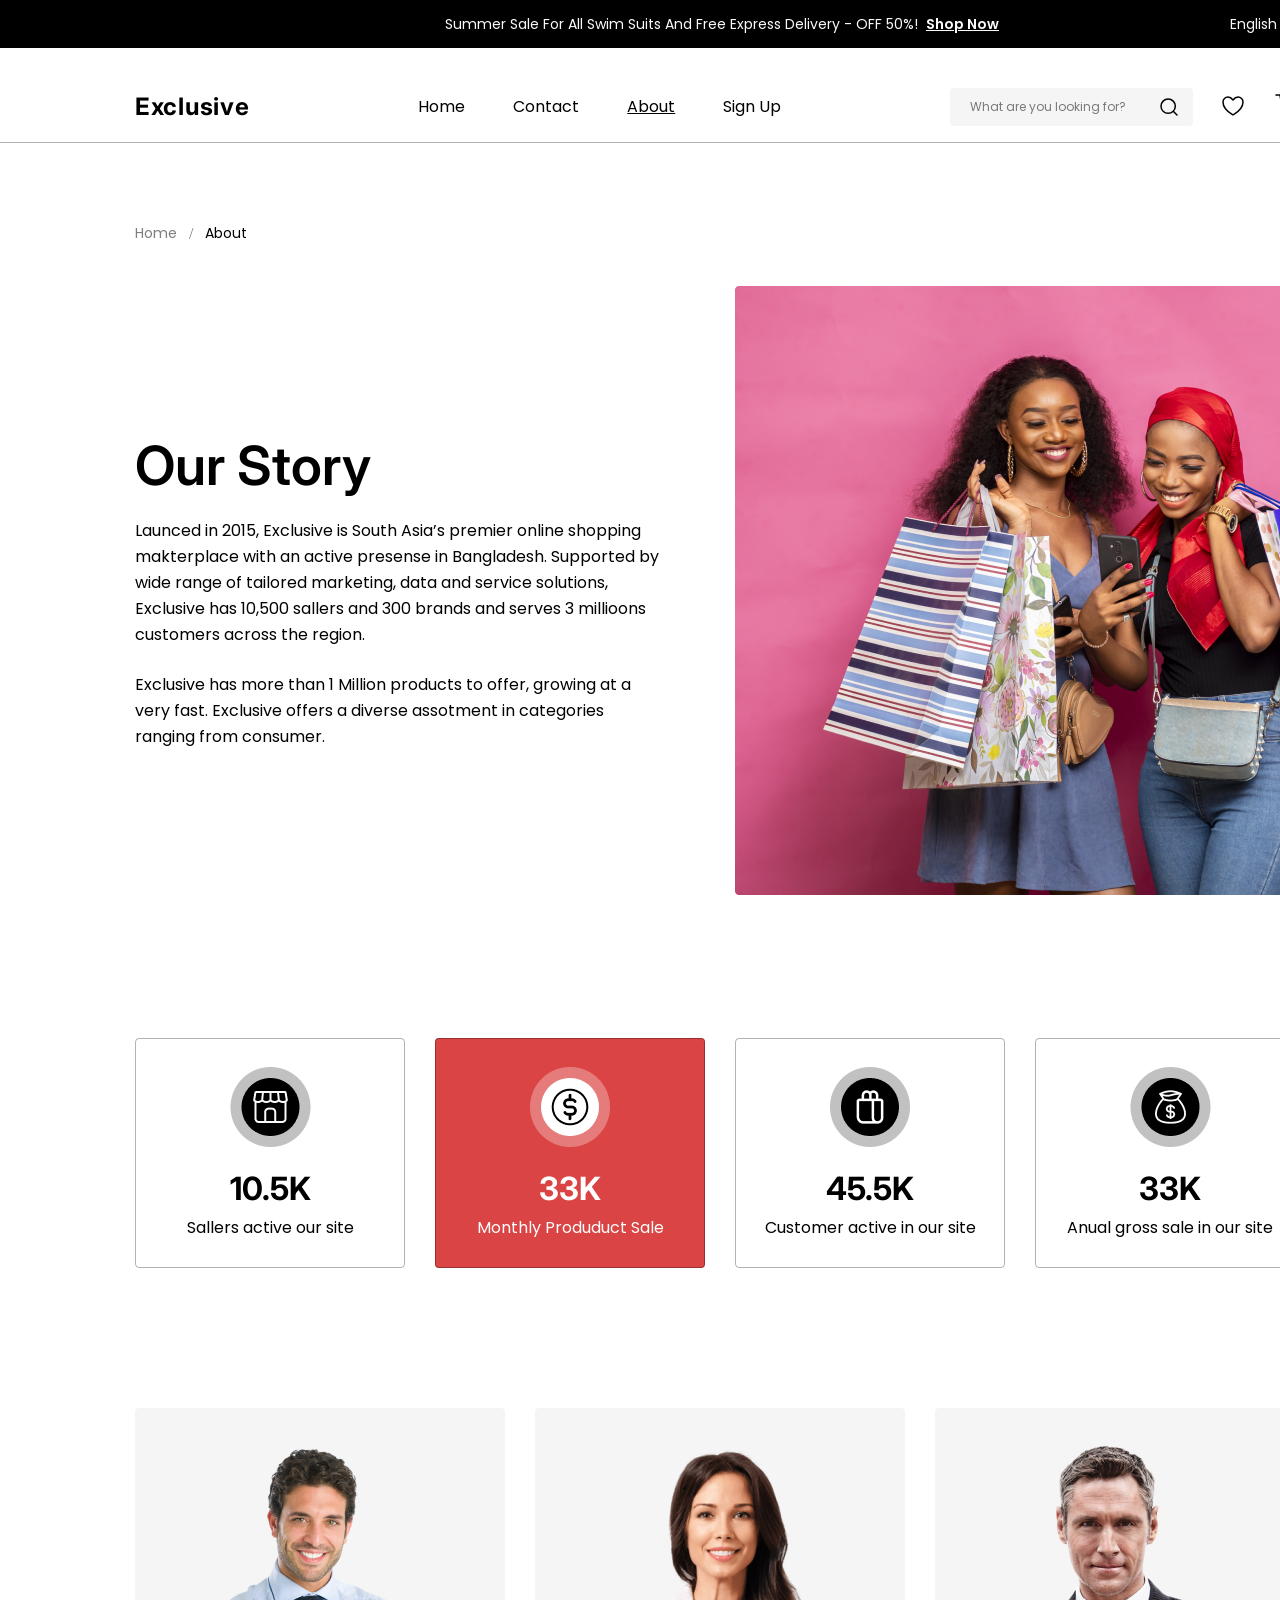
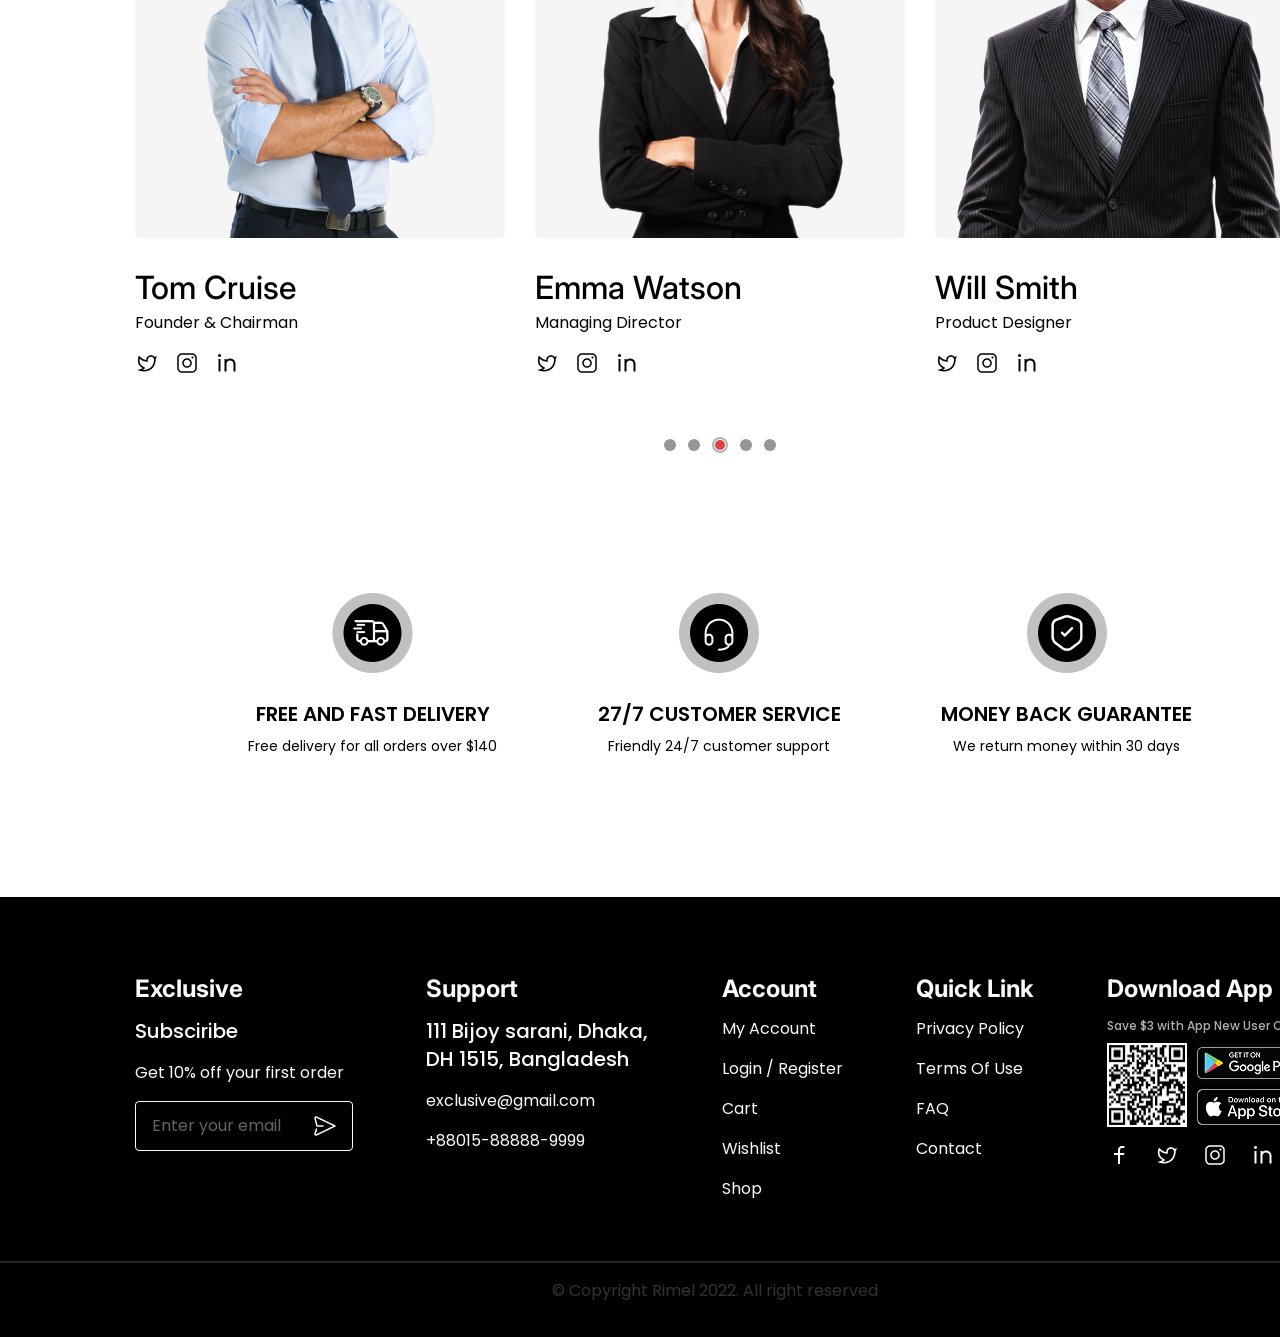
<file: Project - M.Chkhikvadze/about.html>
<!DOCTYPE html>
<html lang="en">

<head>
  <meta charset="UTF-8">
  <meta name="viewport" content="width=device-width, initial-scale=1.0">
  <link rel="stylesheet" href="./reset.css">
  <link rel="stylesheet" href="./style2.css">
  <title>About</title>
</head>


<div class="mainwrapper">
<body>




    <header>


      <div class="newtop-bar--about">
        <div class="newtopbarwrapper--about">
          <div class="newtopbar-contant--about">
            <h2 class="topbarsaleinfo--about">Summer Sale For All Swim Suits And Free Express Delivery - OFF
              50%!</h2>
            <h2 class="topbarshopnow--about">Shop Now</h2>
          </div>

          <div class="english--about">
            <h2 class="topbareng--about">English</h2>
            <img src="./DropDown.svg" alt="Dropdown">
          </div>
        </div>
      </div>



      <div class="navigation--about">
        <div class="logo--about">Exclusive</div>

        <nav class="nav_bar--about">
          <ul>
            <li><a href="./index.html">Home</a></li>
            <li><a href="#">Contact</a></li>
            <li><a href="./about.html">About</a></li>
            <li><a href="#">Sign Up</a></li>
          </ul>
        </nav>

        <div class="search-cart--about">
          <div class="search-placeholder--about">
            <p class="p--search--about">What are you looking for?</p>
            <span><img src="./Component 2.svg" alt="Search Icon" class="search-icon--about" /></span>
          </div>
          <a href="./wishlist.html">
            <span><img src="./Wishlist.svg" alt="Wishlist" class="wishlist-icon--about" /></span>
          </a>
          <span><img src="./Cart1 with buy.svg" alt="Cart" class="cart-icon--about" />
          </span>
        </div>
      </div>
    </header>


    <div class="homeabout">
      <h3 class="hometext">Home</h3>
      <div class="line">/</div>
      <h3 class="abouttext">About</h3>
    </div>

    <div class="our--story--wrapper">
      <div class="text--wrapper">
        <h2>Our Story</h2>
        <div class="param--wrapper">
          <p>Launced in 2015, Exclusive is South Asia’s premier online shopping makterplace with an active
            presense in Bangladesh. Supported by wide range of tailored marketing, data and service
            solutions, Exclusive has 10,500 sallers and 300 brands and serves 3 millioons customers across
            the region.</p>
          <p>Exclusive has more than 1 Million products to offer, growing at a very fast. Exclusive offers a
            diverse assotment in categories ranging from consumer.</p>
        </div>
      </div>
      <div class="img--wrapper">
        <img src="./about images/Side Image.png" alt="Shopping">
      </div>
    </div>



    <div class="achievemnts">
      <div class="services1">
        <div class="servicesimg">
          <img src="./about images/Services2.png" alt="home">
        </div>
        <div class="servicestext">
          <h2>10.5K</h2>
          <h3>Sallers active our site</h3>
        </div>
      </div>

      <div class="services2">
        <div class="servicesimg2">
          <img src="./about images/Services4.png" alt="home">
        </div>
        <div class="servicestext2">
          <h2>33K</h2>
          <h3>Monthly Produduct Sale</h3>
        </div>
      </div>

      <div class="services1">
        <div class="servicesimg">
          <img src="./about images/Services5.png" alt="home">
        </div>
        <div class="servicestext">
          <h2>45.5K</h2>
          <h3>Customer active in our site</h3>
        </div>
      </div>

      <div class="services1">
        <div class="servicesimg">
          <img src="./about images/Services6.png" alt="home">
        </div>
        <div class="servicestext">
          <h2>33K</h2>
          <h3>Anual gross sale in our site</h3>
        </div>
      </div>

    </div>


    <div class="board">

      <div class="member1">
        <div><img src="./about images/Frame 874.png" alt="founder"></div>

        <div class="socialtext">
          <div class="boardtext">
            <h2>Tom Cruise</h2>
            <h3>Founder & Chairman</h3>
          </div>

          <div class="boardsocial">
            <img src="./about images/Icon-Twitter.png" alt="twitter">
            <img src="./about images/icon-instagram.png" alt="instagram">
            <img src="./about images/Icon-Linkedin.png" alt="linkedin">
          </div>
        </div>
      </div>



      <div class="member1">
        <div><img src="./about images/Frame 875.png" alt="founder"></div>

        <div class="socialtext">
          <div class="boardtext">
            <h2>Emma Watson</h2>
            <h3>Managing Director</h3>
          </div>

          <div class="boardsocial">
            <img src="./about images/Icon-Twitter.png" alt="twitter">
            <img src="./about images/icon-instagram.png" alt="instagram">
            <img src="./about images/Icon-Linkedin.png" alt="linkedin">
          </div>
        </div>
      </div>

      <div class="member1">
        <div><img src="./about images/Frame 876.png" alt="founder"></div>

        <div class="socialtext">
          <div class="boardtext">
            <h2>Will Smith</h2>
            <h3>Product Designer</h3>
          </div>

          <div class="boardsocial">
            <img src="./about images/Icon-Twitter.png" alt="twitter">
            <img src="./about images/icon-instagram.png" alt="instagram">
            <img src="./about images/Icon-Linkedin.png" alt="linkedin">
          </div>
        </div>
      </div>

    </div>

    <div class="dots">
      <button class="button"></button>
      <button class="button"></button>
      <div class="cycle">
        <button class="maincycle">
          <span class="smallcycle"></span>
        </button>
      </div>
      <button class="button"></button>
      <button class="button"></button>
    </div>



    <div class="Support">

      <div class="delivery">
        <div class="delimg">
          <img src="./Services.png" alt="Services">
        </div>

        <div class="delinfo">
          <h2 class="maininfo">FREE AND FAST DELIVERY</h2>
          <h3 class="secodaryinfo">Free delivery for all orders over $140</h3>
        </div>
      </div>

      <div class="delivery">
        <div class="delimg">
          <img src="./Services1.png" alt="Services">
        </div>

        <div class="delinfo">
          <h2 class="maininfo">27/7 CUSTOMER SERVICE</h2>
          <h3 class="secodaryinfo">Friendly 24/7 customer support</h3>
        </div>
      </div>

      <div class="delivery">
        <div class="delimg">
          <img src="./Services2.png" alt="Services">
        </div>

        <div class="delinfo">
          <h2 class="maininfo">MONEY BACK GUARANTEE</h2>
          <h3 class="secodaryinfo">We return money within 30 days</h3>
        </div>
      </div>

    </div>


    <div class="footer">

      <div class="footerwrapper">

        <div class="exclusive">
          <h2 class="text1">Exclusive</h2>
          <h3 class="text2">Subsciribe</h3>
          <h3 class="text3">Get 10% off your first order</h3>

          <div class="enteremail">
            <h3 class="textemail">Enter your email</h3>
            <img src="./icon-send.png" alt="Email" class="sendicon">
          </div>
        </div>


        <div class="exclusive">

          <h2 class="text1">Support</h2>
          <h3 class="text33">111 Bijoy sarani, Dhaka,<br>DH 1515, Bangladesh</h3>
          <h3 class="text3">exclusive@gmail.com</h3>
          <h3 class="text3">+88015-88888-9999</h3>

        </div>

        <div class="exclusive">

          <h2 class="text1">Account</h2>
          <h3 class="text3">My Account</h3>
          <h3 class="text3">Login / Register</h3>
          <h3 class="text3">Cart</h3>
          <h3 class="text3">Wishlist</h3>
          <h3 class="text3">Shop</h3>

        </div>

        <div class="exclusive">

          <h2 class="text1">Quick Link</h2>
          <h3 class="text3">Privacy Policy</h3>
          <h3 class="text3">Terms Of Use</h3>
          <h3 class="text3">FAQ</h3>
          <h3 class="text3">Contact</h3>

        </div>

        <div class="exclusive">

          <h2 class="text1">Download App</h2>

          <div class="secondarydiv">

            <h3 class="downloadtext">Save $3 with App New User Only</h3>

            <div class="apps">
              <img src="./Qr Code.png" alt="Qr qode">
              <div class="apps2">
                <img src="./GooglePlay.png" alt="Googleplay">
                <img src="./AppStore.png" alt="Applestore">
              </div>
            </div>
          </div>

          <div class="social">
            <img src="./Icon-Facebook.png" alt="facebook">
            <img src="./Icon-Twitter.png" alt="twitter">
            <img src="./icon-instagram.png" alt="instagram">
            <img src="./Icon-Linkedin.png" alt="linkedin">
          </div>
        </div>
      </div>

      <div class="border--footer"></div>

      <div class="copyrigt">
        <h3 class="copyrighttext">&copy Copyright Rimel 2022. All right reserved</h3>

      </div>
    </div>
</body>
</div>

</html>
</file>
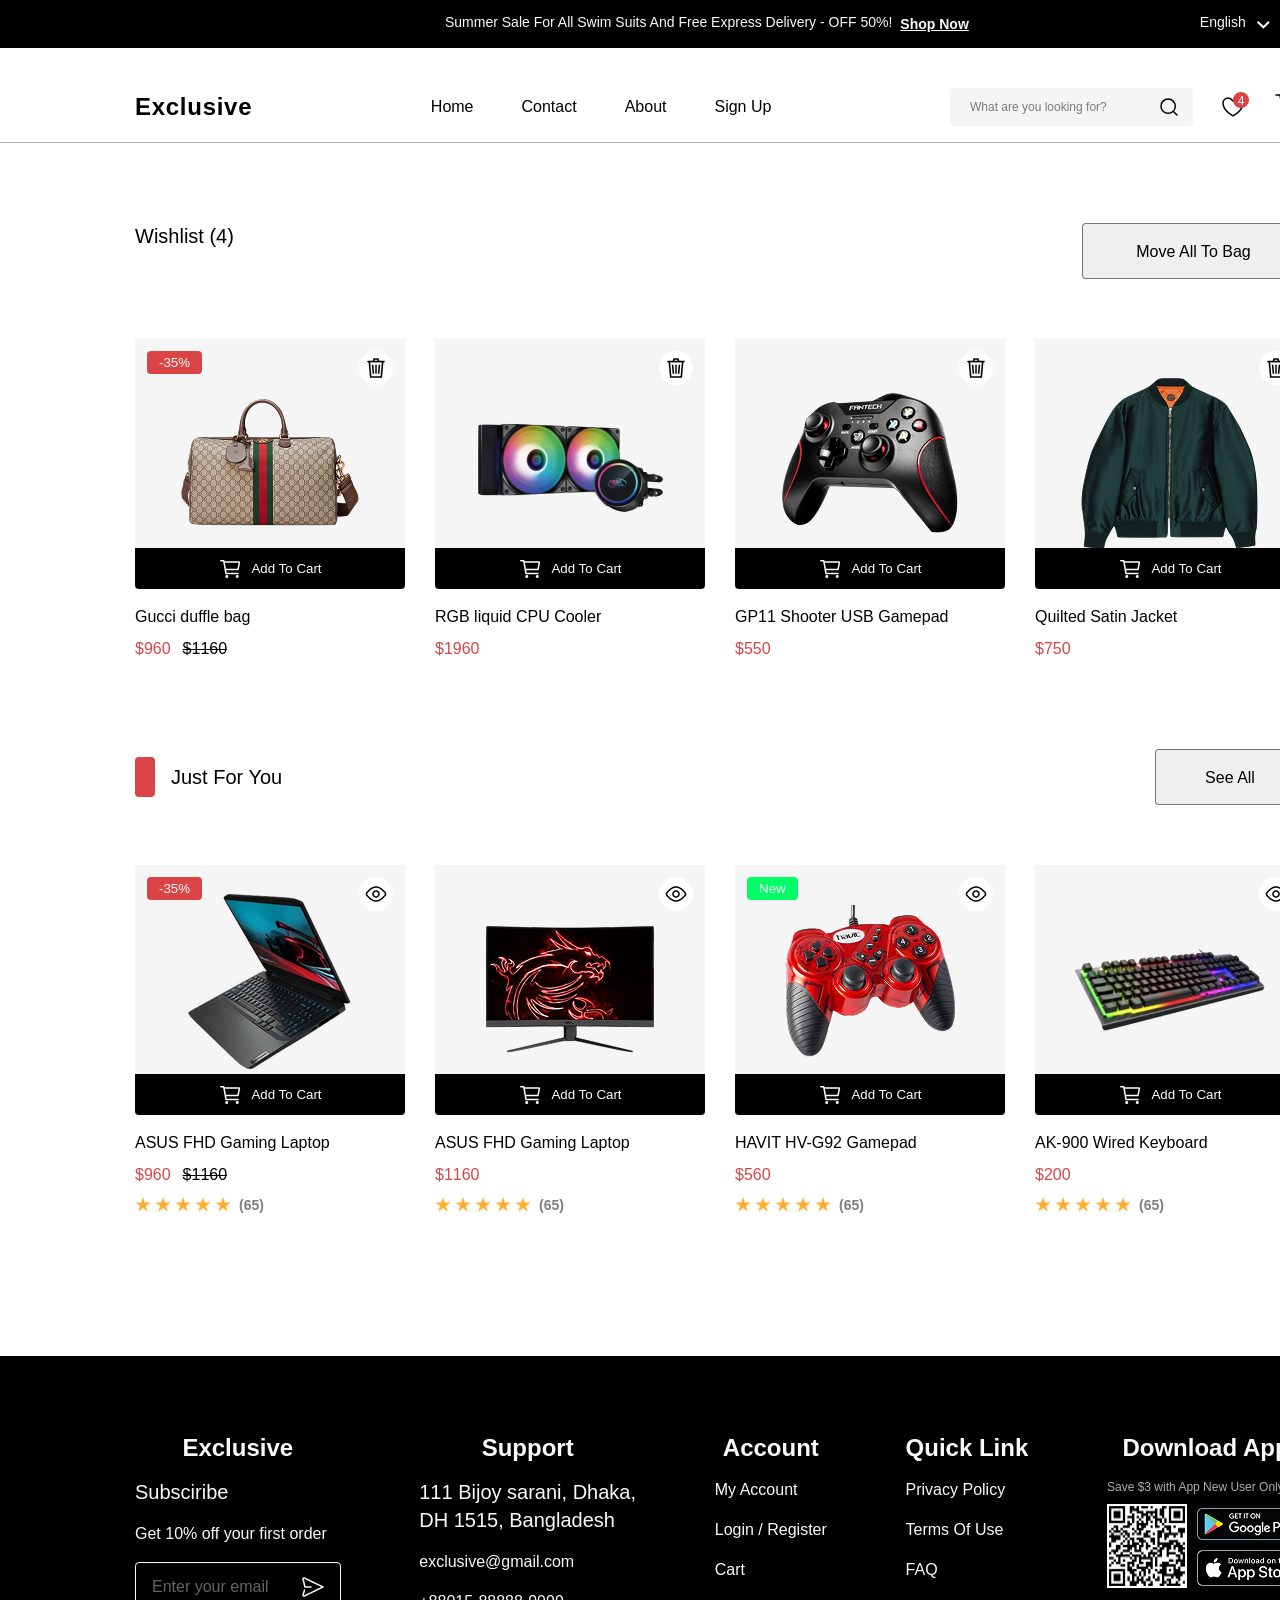
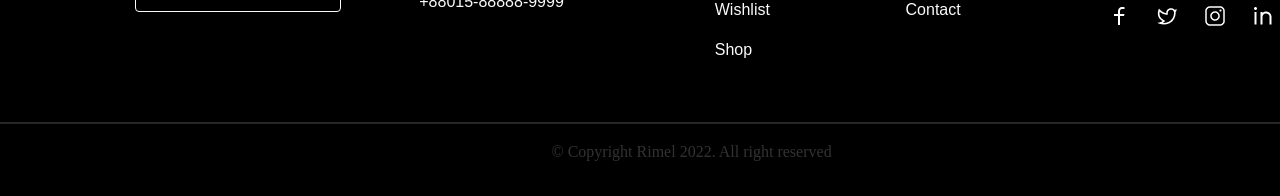
<file: Project - M.Chkhikvadze/wishlist.html>
<!DOCTYPE html>
<html lang="en">

<head>
    <meta charset="UTF-8">
    <meta name="viewport" content="width=device-width, initial-scale=1.0">
    <link rel="stylesheet" href="./reset.css">
    <link rel="stylesheet" href="./style3.css">
    <title>Wishlist</title>
</head>


<div class="mainwrapper">
<body>


    

        <div class="newtop-bar--wishlist">
            <div class="newtopbarwrapper--wishlist">
                <div class="newtopbar-contant--wishlist">
                    <h2 class="topbarsaleinfo--wishlist">Summer Sale For All Swim Suits And Free Express Delivery - OFF
                        50%!</h2>
                    <h2 class="topbarshopnow--wishlist">Shop Now</h2>
                </div>

                <div class="english--wishlist">
                    <h2 class="topbareng--wishlist">English</h2>
                    <img src="./DropDown.svg" alt="Dropdown">
                </div>
            </div>
        </div>



        <div class="navigation--about">
            <div class="logo--about">Exclusive</div>

            <nav class="nav_bar--about">
                <ul>
                    <li><a href="./index.html">Home</a></li>
                    <li><a href="#">Contact</a></li>
                    <li><a href="./about.html">About</a></li>
                    <li><a href="#">Sign Up</a></li>
                </ul>
            </nav>

            <div class="search-cart--about">
                <div class="search-placeholder--about">
                    <p class="p--search--about">What are you looking for?</p>
                    <span><img src="./Component 2.svg" alt="Search Icon" class="search-icon--about" /></span>
                </div>
                <a href="./wishlist.html" class="wishlist-container">
                    <span><img src="./Wishlist.svg" alt="Wishlist" class="wishlist-icon--about" /></span>
                    <div class="four">4</div>
                </a>
                <span><img src="./Cart1 with buy.svg" alt="Cart" class="cart-icon--about" />
                </span>
            </div>
        </div>
        </header>

        <div class="wishlist--wrapper">
            <h2>Wishlist (4)</h2>
            <button class="button">Move All To Bag</button>
        </div>
        <div class="cards">

            <div class="card1">
                <div class="card1wrapper">
                    <div class="sales">
                        <button>-35%</button>
                    </div>

                    <div class="delete">
                        <button>
                            <img src="./icon-delete.png" alt="delete">
                        </button>
                    </div>

                    <div class="product--img">
                        <img src="./Frame 606.png" alt="Product" class="cardimg" />
                    </div>

                    <div class="addtocart--button">
                        <button>
                            <img src="./Cart1.png" alt="cart">
                            <h3>Add To Cart</h3>
                        </button>
                    </div>

                </div>
                <div class="product--info">
                    <h3 class="info">Gucci duffle bag</h3>
                </div>
                <div class="price">
                    <span class="current-price">$960</span>
                    <span class="old-price">$1160</span>
                </div>
            </div>



            <div class="card1">
                <div class="card1wrapper">
                    <!-- <div class="sales">
                        <button>-35%</button>
                    </div> -->

                    <div class="delete">
                        <button>
                            <img src="./icon-delete.png" alt="delete">
                        </button>
                    </div>

                    <div class="product--img">
                        <img src="./Frame 610.png" alt="Product" class="cardimg" />
                    </div>

                    <div class="addtocart--button">
                        <button>
                            <img src="./Cart1.png" alt="cart">
                            <h3>Add To Cart</h3>
                        </button>
                    </div>

                </div>
                <div class="product--info">
                    <h3 class="info">RGB liquid CPU Cooler</h3>
                </div>
                <div class="price">
                    <span class="current-price">$1960</span>
                    <!-- <span class="old-price">$1160</span> -->
                </div>
            </div>


            <div class="card1">
                <div class="card1wrapper">
                    <!-- <div class="sales">
                        <button>-35%</button>
                    </div> -->

                    <div class="delete">
                        <button>
                            <img src="./icon-delete.png" alt="delete">
                        </button>
                    </div>

                    <div class="product--img">
                        <img src="./Frame 60888.png" alt="Product" class="cardimg" />
                    </div>

                    <div class="addtocart--button">
                        <button>
                            <img src="./Cart1.png" alt="cart">
                            <h3>Add To Cart</h3>
                        </button>
                    </div>

                </div>
                <div class="product--info">
                    <h3 class="info">GP11 Shooter USB Gamepad</h3>
                </div>
                <div class="price">
                    <span class="current-price">$550</span>
                    <!-- <span class="old-price">$1160</span> -->
                </div>
            </div>

            <div class="card1">
                <div class="card1wrapper">
                    <!-- <div class="sales">
                        <button>-35%</button>
                    </div> -->

                    <div class="delete">
                        <button>
                            <img src="./icon-delete.png" alt="delete">
                        </button>
                    </div>

                    <div class="product--img">
                        <img src="./Frame 601.png" alt="Product" class="cardimg" />
                    </div>

                    <div class="addtocart--button">
                        <button>
                            <img src="./Cart1.png" alt="cart">
                            <h3>Add To Cart</h3>
                        </button>
                    </div>

                </div>
                <div class="product--info">
                    <h3 class="info">Quilted Satin Jacket</h3>
                </div>
                <div class="price">
                    <span class="current-price">$750</span>
                    <!-- <span class="old-price">$1160</span> -->
                </div>
            </div>


        </div>

<div class="just--for--you">
    <div class="justforyou--wrapper">

    <div class="Rectangle"></div>
    <div class="sectortext">
        <h2>Just For You</h2>
    </div>
</div>

    <div class="seeallbutton">
        <button>See All</button>
    </div>
</div>

<div class="cards2">
<div class="card1">
    <div class="card1wrapper">
        <div class="sales">
            <button>-35%</button>
        </div>

        <div class="delete">
            <button>
                <img src="./Group.png" alt="delete">
            </button>
        </div>

        <div class="product--img">
            <img src="./Frame 60444.png" alt="Product" class="cardimg2" />
        </div>

        <div class="addtocart--button">
            <button>
                <img src="./Cart1.png" alt="cart">
                <h3>Add To Cart</h3>
            </button>
        </div>

    </div>
    <div class="product--info">
        <h3 class="info">ASUS FHD Gaming Laptop</h3>
    </div>
    <div class="price">
        <span class="current-price">$960</span>
        <span class="old-price">$1160</span>
    </div>

    <div class="ratings">
        <div class="stars">
          <img src="./star1.png" alt="star" />
          <img src="./star1.png" alt="star" />
          <img src="./star1.png" alt="star" />
          <img src="./star1.png" alt="star" />
          <img src="./star1.png" alt="star" />
        </div>
        <span class="rating--amount">(65)</span>
      </div>

</div>

<div class="card1">
    <div class="card1wrapper">
        <!-- <div class="sales">
            <button>-35%</button>
        </div> -->

        <div class="delete">
            <button>
                <img src="./Group.png" alt="delete">
            </button>
        </div>

        <div class="product--img">
            <img src="./Frame 613.png" alt="Product" class="cardimg" />
        </div>

        <div class="addtocart--button">
            <button>
                <img src="./Cart1.png" alt="cart">
                <h3>Add To Cart</h3>
            </button>
        </div>

    </div>
    <div class="product--info">
        <h3 class="info">ASUS FHD Gaming Laptop</h3>
    </div>
    <div class="price">
        <span class="current-price">$1160</span>
        <!-- <span class="old-price">$1160</span> -->
    </div>

    <div class="ratings">
        <div class="stars">
          <img src="./star1.png" alt="star" />
          <img src="./star1.png" alt="star" />
          <img src="./star1.png" alt="star" />
          <img src="./star1.png" alt="star" />
          <img src="./star1.png" alt="star" />
        </div>
        <span class="rating--amount">(65)</span>
      </div>

</div>


<div class="card1">
    <div class="card1wrapper">
        <div class="sales2">
            <button>New</button>
        </div>

        <div class="delete">
            <button>
                <img src="./Group.png" alt="delete">
            </button>
        </div>

        <div class="product--img">
            <img src="./Frame 611.png" alt="Product" class="cardimg2" />
        </div>

        <div class="addtocart--button">
            <button>
                <img src="./Cart1.png" alt="cart">
                <h3>Add To Cart</h3>
            </button>
        </div>

    </div>
    <div class="product--info">
        <h3 class="info">HAVIT HV-G92 Gamepad</h3>
    </div>
    <div class="price">
        <span class="current-price">$560</span>
        <!-- <span class="old-price">$1160</span> -->
    </div>

    <div class="ratings">
        <div class="stars">
          <img src="./star1.png" alt="star" />
          <img src="./star1.png" alt="star" />
          <img src="./star1.png" alt="star" />
          <img src="./star1.png" alt="star" />
          <img src="./star1.png" alt="star" />
        </div>
        <span class="rating--amount">(65)</span>
      </div>

</div>

<div class="card1">
    <div class="card1wrapper">
        <!-- <div class="sales">
            <button>-35%</button>
        </div> -->

        <div class="delete">
            <button>
                <img src="./Group.png" alt="delete">
            </button>
        </div>

        <div class="product--img">
            <img src="./Frame 612.png" alt="Product" class="cardimg" />
        </div>

        <div class="addtocart--button">
            <button>
                <img src="./Cart1.png" alt="cart">
                <h3>Add To Cart</h3>
            </button>
        </div>

    </div>
    <div class="product--info">
        <h3 class="info">AK-900 Wired Keyboard</h3>
    </div>
    <div class="price">
        <span class="current-price">$200</span>
        <!-- <span class="old-price">$1160</span> -->
    </div>

    <div class="ratings">
        <div class="stars">
          <img src="./star1.png" alt="star" />
          <img src="./star1.png" alt="star" />
          <img src="./star1.png" alt="star" />
          <img src="./star1.png" alt="star" />
          <img src="./star1.png" alt="star" />
        </div>
        <span class="rating--amount">(65)</span>
      </div>

</div>


</div>

<div class="footer">

    <div class="footerwrapper">

      <div class="exclusive">
        <h2 class="text1">Exclusive</h2>
        <h3 class="text2">Subsciribe</h3>
        <h3 class="text3">Get 10% off your first order</h3>

        <div class="enteremail">
          <h3 class="textemail">Enter your email</h3>
          <img src="./icon-send.png" alt="Email" class="sendicon">
        </div>
      </div>


      <div class="exclusive">

        <h2 class="text1">Support</h2>
        <h3 class="text33">111 Bijoy sarani, Dhaka,<br>DH 1515, Bangladesh</h3>
        <h3 class="text3">exclusive@gmail.com</h3>
        <h3 class="text3">+88015-88888-9999</h3>

      </div>

      <div class="exclusive">

        <h2 class="text1">Account</h2>
        <h3 class="text3">My Account</h3>
        <h3 class="text3">Login / Register</h3>
        <h3 class="text3">Cart</h3>
        <h3 class="text3">Wishlist</h3>
        <h3 class="text3">Shop</h3>

      </div>

      <div class="exclusive">

        <h2 class="text1">Quick Link</h2>
        <h3 class="text3">Privacy Policy</h3>
        <h3 class="text3">Terms Of Use</h3>
        <h3 class="text3">FAQ</h3>
        <h3 class="text3">Contact</h3>

      </div>

      <div class="exclusive">

        <h2 class="text1">Download App</h2>

        <div class="secondarydiv">

          <h3 class="downloadtext">Save $3 with App New User Only</h3>

          <div class="apps">
            <img src="./Qr Code.png" alt="Qr qode">
            <div class="apps2">
              <img src="./GooglePlay.png" alt="Googleplay">
              <img src="./AppStore.png" alt="Applestore">
            </div>
          </div>
        </div>

        <div class="social">
          <img src="./Icon-Facebook.png" alt="facebook">
          <img src="./Icon-Twitter.png" alt="twitter">
          <img src="./icon-instagram.png" alt="instagram">
          <img src="./Icon-Linkedin.png" alt="linkedin">
        </div>
      </div>
    </div>

    <div class="border--footer"></div>

    <div class="copyrigt">
      <h3 class="copyrighttext">&copy Copyright Rimel 2022. All right reserved</h3>

    </div>
  </div>

    
</body>
 <!-- mainwrapper -->
    </div>
</html>
</file>
<file: Project - M.Chkhikvadze/style2.css>
@import url('https://fonts.googleapis.com/css2?family=Inter:wght@400;500;600&family=Poppins:wght@400;600;700&display=swap');

* {
    box-sizing: border-box;
    margin: 0;
    padding: 0;
}

:root {
    --color-primary: #000000;
    --color-secondary: #DB4444;
    --color-white: #ffffff;
    --color-white--secondary: #FAFAFA;
    --color-yellow: #FFAD33;
    --color-green: #00FF66;

    --font-poppins: 'Poppins', sans-serif;
    --font-inter: 'Inter', sans-serif;
    --font-main: var(--font-poppins);
    --font-secondary: var(--font-inter);

    --radius: 4px;
}



.mainwrapper {
    width: 1440px;
    
}


.newtop-bar--about {
    height: 48px;
    background-color: var(--color-primary);
    display: flex;
    flex-direction: row;
    align-items: flex-start;
}

.newtopbarwrapper--about {
    padding-top: 12px;
    padding-left: 445px;
    display: flex;
    flex-direction: row;
    gap: 231px;
    align-items: center;
}

.newtopbar-contant--about {
    display: flex;
    flex-direction: row;
    gap: 8px;
    align-items: center;
}

.topbarsaleinfo--about {
    color: var(--color-white--secondary);
    font-family: var(--font-poppins);
    font-weight: 400;
    font-size: 14px;
    line-height: 21px;
    letter-spacing: 0%;
}

.topbarshopnow--about {
    color: var(--color-white--secondary);
    font-family: var(--font-poppins);
    font-weight: 600;
    font-size: 14px;
    line-height: 24px;
    letter-spacing: 0%;
    text-align: center;
    text-decoration: underline;
    text-decoration-style: solid;
}

.english--about {
    display: flex;
    flex-direction: row;
    align-items: center;
    gap: 5px;
}

.topbareng--about {
    color: var(--color-white--secondary);
    font-family: var(--font-poppins);
    font-weight: 400;
    font-size: 14px;
    line-height: 21px;
    letter-spacing: 0%;
}

.navigation--about {
    display: flex;
    align-items: center;
    justify-content: space-between;
    color: var(--color-primary);
    padding: 40px 135px 16px 135px;
    border-bottom: 1px solid rgba(0, 0, 0, 0.3);
}

.nav_bar--about {
    display: flex;
    justify-content: center;
}


.logo--about {
    height: 24px;
    font-family: var(--font-inter);
    font-weight: 700;
    font-size: 24px;
    line-height: 24px;
    letter-spacing: 0.03em;
}

nav {
    height: 24px;
    gap: 48px;
}

nav ul {
    display: flex;
    justify-content: space-between;
    align-items: center;
    gap: 48px;
    list-style: none;
}

nav li a {
    text-decoration: none;
    color: var(--color-primary);
    font-family: var(--font-poppins);
    font-weight: 400;
    font-size: 16px;
    line-height: 24px;
    letter-spacing: 0%;
}

nav ul li:nth-child(3) a {
    text-decoration: underline;
}

.search-placeholder--about {
    position: relative;
    width: 243px;
    height: 38px;
    border-radius: 4px;
    padding: 7px 12px 7px 20px;
    display: flex;
    align-items: center;
    gap: 10px;
    background-color: #f5f5f5;
}

.p--search--about {
    font-family: var(--font-poppins);
    font-weight: 400;
    font-size: 12px;
    color: var(--color-primary);
    opacity: 50%;
}

.search-icon--about {
    position: absolute;
    top: 50%;
    right: 12px;
    transform: translateY(-50%);
    object-fit: contain;
}

.search-cart--about {
    display: flex;
    justify-content: space-between;
    align-items: center;
    gap: 24px;
}

.homeabout {
    display: flex;
    flex-direction: row;
    padding-top: 80px;
    padding-left: 135px;
    gap: 12px;
    align-items: center;
}

.hometext {
    font-family: var(--font-poppins);
    font-weight: 400;
    font-size: 14px;
    line-height: 21px;
    letter-spacing: 0%;
    color: var(--color-primary);
    opacity: 50%;
}

.line {
    color: var(--color-primary);
    opacity: 50%;
}

.abouttext {
    font-family: var(--font-poppins);
    font-weight: 400;
    font-size: 14px;
    line-height: 21px;
    letter-spacing: 0%;
    color: var(--color-primary);
}

.our--story--wrapper {
    display: flex;
    flex-direction: row;
    margin-left: 135px;
    padding-top: 42px;
    justify-content: space-between;
    align-items: center;
}

.text--wrapper {
    display: flex;
    gap: 20px;
    flex-direction: column;
}

h2 {
    font-family: var(--font-inter);
    font-weight: 600;
    font-size: 54px;
    line-height: 64px;
    letter-spacing: 6%;
    text-align: justify;

}

.param--wrapper {
    display: flex;
    flex-direction: column;
    gap: 24px;
    width: 525px;
    height: 232px;
}

p {
    font-family: var(--font-poppins);
    font-weight: 400;
    font-size: 16px;
    line-height: 26px;
    letter-spacing: 0%;
    color: var(--color-primary);
}

.achievemnts {
    display: flex;
    flex-direction: row;
    align-items: center;
    padding-left: 135px;
    justify-content: space-between;
    padding-top: 140px;
    padding-right: 135px;
}

.services1 {
    display: flex;
    flex-direction: column;
    align-items: center;
    gap: 24px;
    width: 270px;
    height: 230px;
    border-radius: 4px;
    border-width: 1px;
    border: 1px solid #0000004D;
    justify-content: center;
}

.servicestext {
    display: flex;
    flex-direction: column;
    gap: 12px;
    align-items: center;
}

.services1 h2 {
    font-family: var(--font-inter);
    font-weight: 700;
    font-size: 32px;
    line-height: 30px;
    letter-spacing: 4%;
}

.services1 h3 {
    font-family: var(--font-poppins);
    font-weight: 400;
    font-size: 16px;
    line-height: 24px;
    letter-spacing: 0%;
    text-align: center;
}

.services2 {
    display: flex;
    flex-direction: column;
    align-items: center;
    gap: 24px;
    width: 270px;
    height: 230px;
    border-radius: 4px;
    border-width: 1px;
    border: 1px solid #0000004D;
    justify-content: center;
    background: var(--color-secondary);
}

.servicestext2 {
    display: flex;
    flex-direction: column;
    gap: 12px;
    align-items: center;
}

.services2 h2 {
    font-family: var(--font-inter);
    font-weight: 700;
    font-size: 32px;
    line-height: 30px;
    letter-spacing: 4%;
    color: var(--color-white);
}

.services2 h3 {
    font-family: var(--font-poppins);
    font-weight: 400;
    font-size: 16px;
    line-height: 24px;
    letter-spacing: 0%;
    text-align: center;
    color: var(--color-white);
}

.board {
    display: flex;
    flex-direction: row;
    justify-content: space-between;
    padding-left: 135px;
    padding-right: 135px;
    padding-top: 140px;
    padding-bottom: 40px;
}

.member1 {
    display: flex;
    flex-direction: column;
    gap: 32px;
}

.socialtext {
    display: flex;
    flex-direction: column;
    gap: 16px;
}

.boardtext {
    display: flex;
    flex-direction: column;
    gap: 8px;
}


.boardtext h2 {
    font-family: var(--font-inter);
    font-weight: 500;
    font-size: 32px;
    line-height: 30px;
    letter-spacing: 4%;
}

.boardtext h3 {
    font-family: var(--font-poppins);
    font-weight: 400;
    font-size: 16px;
    line-height: 24px;
    letter-spacing: 0%;
}


.boardsocial {
    display: flex;
    flex-direction: row;
    gap: 16px;
}

.dots {
    padding-left: 664px;
    display: flex;
    gap: 12px;
    padding-top: 22px;
    display: flex;
    flex-direction: row;
    align-items: center;
}

.button {
    width: 12px;
    height: 12px;
    opacity: 0.5;
    border-radius: 100%;
    border-style: none;
    background: #2F2E30;
}


.cycle {
    display: flex;
    align-items: center;
    justify-content: center;
  }
  
  .maincycle {
    position: relative;
    width: 16px;
    height: 16px;
    border-radius: 100%;
    border: 2px solid rgba(0, 0, 0, 0.3);
    background-color: transparent;
    padding: 0;
  }
  
  .smallcycle {
    position: absolute;
    width: 10px;
    height: 10px;
    border-radius: 100%;
    border: none;
    background: #DB4444;
    top: 50%;
    left: 50%;
    transform: translate(-50%, -50%);
  }
  



.Support {
    display: flex;
    flex-direction: row;
    justify-content: space-between;
    padding-top: 140px;
    align-items: center;
    margin-left: 248px;
    margin-right: 248px;
    padding-bottom: 140px;
}

.delivery {
    display: flex;
    flex-direction: column;
    gap: 24px;
    align-items: center;
}


.delinfo {
    display: flex;
    flex-direction: column;
    gap: 8px;
    align-items: center;
}

.maininfo {
    font-family: var(--font-poppins);
    font-weight: 600;
    font-size: 20px;
    line-height: 28px;
    letter-spacing: 0%;
}

.secodaryinfo {
    font-family: var(--font-poppins);
    font-weight: 400;
    font-size: 14px;
    line-height: 21px;
    letter-spacing: 0%;
    text-align: center;
}


.footer {
    background-color: var(--color-primary);
    height: 440px;
    display: flex;
    flex-direction: column;
}

.footerwrapper {
    display: flex;
    flex-direction: row;
    margin-left: 135px;
    margin-right: 135px;
    padding-top: 80px;
    justify-content: space-between;
    padding-bottom: 60px;
}

.exclusive {
    display: flex;
    flex-direction: column;
    gap: 16px;
}

.text1 {
    font-family: var(--font-inter);
    font-weight: 700;
    font-size: 24px;
    line-height: 24px;
    letter-spacing: 3%;
    color: var(--color-white--secondary);
}

.text2 {
    font-family: var(--font-poppins);
    font-weight: 500;
    font-size: 20px;
    line-height: 28px;
    letter-spacing: 0%;
    color: var(--color-white--secondary);
}

.text3 {
    font-family: var(--font-poppins);
    font-weight: 400;
    font-size: 16px;
    line-height: 24px;
    letter-spacing: 0%;
    color: var(--color-white--secondary);
}

.enteremail {
    display: flex;
    flex-direction: row;
    width: 217;
    height: 48;
    gap: 32px;
    border-radius: 4px;
    border-width: 1.5px;
    padding-top: 12px;
    padding-bottom: 12px;
    padding-left: 16px;
    border: 1.5px solid #FAFAFA
}

.textemail {
    font-family: var(--font-poppins);
    font-weight: 400;
    font-size: 16px;
    line-height: 24px;
    letter-spacing: 0%;
    color: var(--color-white--secondary);
    opacity: 40%;
}

.sendicon {
    padding-right: 15px;
}

.text33 {
    font-family: var(--font-poppins);
    font-weight: 500;
    font-size: 20px;
    line-height: 28px;
    letter-spacing: 0%;
    color: var(--color-white--secondary);
}

.downloadtext {
    font-family: var(--font-poppins);
    font-weight: 500;
    font-size: 12px;
    line-height: 18px;
    letter-spacing: 0%;
    color: var(--color-white--secondary);
    opacity: 70%;
}

.apps {
    display: flex;
    gap: 8px;
    padding-top: 8px;
}

.apps2 {
    display: flex;
    flex-direction: column;
    gap: 4px;
}

.social {
    display: flex;
    gap: 24px;
}

.uparrow {
    padding-bottom: 32px;
    padding-left: 1305px;
}

.uparrowbutton {
    border-radius: 100%;
    width: 46px;
    height: 46px;
    border-style: none;
}


.border--footer {
    width: 1440px;
    background-color: var(--color-primary);
    opacity: 15%;
    height: 1px;
    border: 1px solid #FFFFFF
}

.copyrigt {
    padding-top: 16px;
    padding-left: 551.5px;
}

.copyrighttext {
    color: #F9F9F933;
    font-family: Poppins;
    font-weight: 400;
    font-size: 16px;
    line-height: 24px;
    letter-spacing: 0%;
}
</file>
<file: Project - M.Chkhikvadze/style3.css>
* {
    box-sizing: border-box;
    margin: 0;
    padding: 0;
}

:root {
    --color-primary: #000000;
    --color-secondary: #DB4444;
    --color-white: #ffffff;
    --color-white--secondary: #FAFAFA;
    --color-yellow: #FFAD33;
    --color-green: #00FF66;

    --font-poppins: 'Poppins', sans-serif;
    --font-inter: 'Inter', sans-serif;
    --font-main: var(--font-poppins);
    --font-secondary: var(--font-inter);

    --radius: 4px;
}


.mainwrapper {
    width: 1440px;
}


.newtop-bar--wishlist {
    height: 48px;
    background-color: var(--color-primary);
    display: flex;
    flex-direction: row;
    align-items: flex-start;
}

.newtopbarwrapper--wishlist {
    padding-top: 12px;
    padding-left: 445px;
    display: flex;
    flex-direction: row;
    gap: 231px;
    align-items: center;
}

.newtopbar-contant--wishlist {
    display: flex;
    flex-direction: row;
    gap: 8px;
    align-items: center;
}

.topbarsaleinfo--wishlist {
    color: var(--color-white--secondary);
    font-family: var(--font-poppins);
    font-weight: 400;
    font-size: 14px;
    line-height: 21px;
    letter-spacing: 0%;
}

.topbarshopnow--wishlist {
    color: var(--color-white--secondary);
    font-family: var(--font-poppins);
    font-weight: 600;
    font-size: 14px;
    line-height: 24px;
    letter-spacing: 0%;
    text-align: center;
    text-decoration: underline;
    text-decoration-style: solid;
}

.english--wishlist {
    display: flex;
    flex-direction: row;
    align-items: center;
    gap: 5px;
}

.topbareng--wishlist {
    color: var(--color-white--secondary);
    font-family: var(--font-poppins);
    font-weight: 400;
    font-size: 14px;
    line-height: 21px;
    letter-spacing: 0%;
}



.navigation--about {
    display: flex;
    align-items: center;
    justify-content: space-between;
    color: var(--color-primary);
    padding: 40px 135px 16px 135px;
    border-bottom: 1px solid rgba(0, 0, 0, 0.3);
}

.nav_bar--about {
    display: flex;
    justify-content: center;
}


.logo--about {
    height: 24px;
    font-family: var(--font-inter);
    font-weight: 700;
    font-size: 24px;
    line-height: 24px;
    letter-spacing: 0.03em;
}

nav {
    height: 24px;
    gap: 48px;
}

nav ul {
    display: flex;
    justify-content: space-between;
    align-items: center;
    gap: 48px;
    list-style: none;
}

nav li a {
    text-decoration: none;
    color: var(--color-primary);
    font-family: var(--font-poppins);
    font-weight: 400;
    font-size: 16px;
    line-height: 24px;
    letter-spacing: 0%;
}


.search-placeholder--about {
    position: relative;
    width: 243px;
    height: 38px;
    border-radius: 4px;
    padding: 7px 12px 7px 20px;
    display: flex;
    align-items: center;
    gap: 10px;
    background-color: #f5f5f5;
}

.p--search--about {
    font-family: var(--font-poppins);
    font-weight: 400;
    font-size: 12px;
    color: var(--color-primary);
    opacity: 50%;
}

.search-icon--about {
    position: absolute;
    top: 50%;
    right: 12px;
    transform: translateY(-50%);
    object-fit: contain;
}

.search-cart--about {
    display: flex;
    justify-content: space-between;
    align-items: center;
    gap: 24px;
}

.wishlist-icon--about {
    display: flex;
    position: absolute;
}

.wishlist-container {
    text-decoration: none;
    width: 32px;
    height: 32px;

}

.four {
    font-family: var(--font-poppins);
    font-weight: 400;
    font-size: 12px;
    line-height: 18px;
    letter-spacing: 0%;
    text-align: center;
    color: #FAFAFA;
    left: 20px;
    background: #DB4444;
    width: 16px;
    height: 16px;
    top: 1px;
    left: 16px;
    border-radius: 100%;
    position: relative;
}

.wishlist--wrapper {
    display: flex;
    padding-left: 135px;
    padding-right: 135px;
    padding-top: 80px;
    padding-bottom: 60px;
    justify-content: space-between;
}

h2 {
    font-family: var(--font-poppins);
    font-weight: 400;
    font-size: 20px;
    line-height: 26px;
    letter-spacing: 0%;
    text-align: center;
    height: 26px;
}

.button {
    width: 223px;
    height: 56px;
    gap: 10px;
    border-width: 1px;
    border-radius: 4px;
    padding-top: 16px;
    padding-right: 48px;
    padding-bottom: 16px;
    padding-left: 48px;
    border: 1px solid #00000080;
    font-family: var(--font-poppins);
    font-weight: 500;
    font-size: 16px;
    line-height: 24px;
    letter-spacing: 0%;
    color: var(--color-primary)
}


.cards {
    display: flex;
    padding-left: 135px;
    padding-right: 135px;
    justify-content: space-between;
    padding-bottom: 80px;
}

.card1 {
    position: relative;
    border-radius: 4px;
    display: flex;
    flex-direction: column;
}

.card1wrapper {
    display: flex;
    align-items: center;
    justify-content: center;
    background: #F5F5F5;
    width: 270px;
    height: 250px;
}

.sales,
.delete {
    position: absolute;
}


.sales {
    top: 12px;
    left: 12px;
}

.sales button {
    background-color: var(--color-secondary);
    width: 55px;
    height: 26;
    gap: 10px;
    border-radius: 4px;
    padding-top: 4px;
    padding-right: 12px;
    padding-bottom: 4px;
    padding-left: 12px;
    border-style: none;
    color: var(--color-white--secondary);
}

.delete {
    top: 12px;
    left: 224px;
}


.delete button {
    width: 34px;
    height: 34px;
    gap: 8px;
    border-radius: 100%;
    border-style: none;
    background-color: var(--color-white);
    display: flex;
    align-items: center;
    justify-content: center;
}

.addtocart--button button {
    display: flex;
    flex-direction: row;
    width: 270px;
    height: 41px;
    top: 209px;
    border-bottom-right-radius: 4px;
    border-bottom-left-radius: 4px;
    position: absolute;
    right: 0%;
    justify-content: center;
    align-items: center;
    gap: 8px;
    background-color: var(--color-primary);
    border-style: none;
}

.addtocart--button button h3 {
    color: var(--color-white);
}


.info {
    font-family: var(--font-poppins);
    font-weight: 500;
    font-size: 16px;
    line-height: 24px;
    letter-spacing: 0%;
    padding-top: 16px;
    padding-bottom: 8px;
}

.price {
    display: flex;
    gap: 12px;
    padding-bottom: 8px;
}

.current-price {
    color: var(--color-secondary);
    font-family: var(--font-poppins);
    font-weight: 500;
    font-size: 16px;
    line-height: 24px;
    letter-spacing: 0%;
}

.old-price {
    font-family: var(--font-poppins);
    font-weight: 500;
    font-size: 16px;
    line-height: 24px;
    letter-spacing: 0%;
    text-decoration: line-through;
}

.just--for--you {
    display: flex;
    padding-left: 135px;
    padding-right: 135px;
    justify-content: space-between;
    align-items: center;
}


.justforyou--wrapper {
    display: flex;
    align-items: center;
    gap: 16px;
}

.Rectangle {
    width: 20px;
    height: 40px;
    background-color: var(--color-secondary);
    border-radius: 4px;
    border-style: none;
}

.sectortext {
    font-family: var(--font-poppins);
    font-weight: 400;
    font-size: 20px;
    line-height: 26px;
    letter-spacing: 0%;
    text-align: center;
}

.seeallbutton button {
    width: 150px;
    height: 56px;
    gap: 10px;
    border-width: 1px;
    border-radius: 4px;
    padding-top: 16px;
    padding-right: 48px;
    padding-bottom: 16px;
    padding-left: 48px;
    border: 1px solid #00000080;
    font-family: var(--font-poppins);
    font-weight: 500;
    font-size: 16px;
    line-height: 24px;
    letter-spacing: 0%;
}

.cards2 {
    padding-left: 135px;
    padding-right: 135px;
    padding-top: 60px;
    padding-bottom: 140px;
    display: flex;
    justify-content: space-between;
}

.cardimg2 {
    padding-bottom: 16px;
}


.ratings {
    display: flex;
    gap: 8px;
    flex-direction: row;
    align-items: flex-end;
}

.rating--amount {
    font-family: var(--font-poppins);
    font-weight: 600;
    font-size: 14px;
    line-height: 21px;
    letter-spacing: 0%;
    opacity: 0.5;
}

.sales2 button {
    background: #00FF66;
    width: 51;
    height: 26;
    top: 12px;
    left: 12px;
    gap: 10px;
    border-radius: 4px;
    padding-top: 4px;
    padding-right: 12px;
    padding-bottom: 4px;
    padding-left: 12px;
    position: absolute;
    border-style: none;
    color: var(--color-white--secondary);
}

.footer {
    background-color: var(--color-primary);
    height: 440px;
    display: flex;
    flex-direction: column;
}

.footerwrapper {
    display: flex;
    flex-direction: row;
    margin-left: 135px;
    margin-right: 135px;
    padding-top: 80px;
    justify-content: space-between;
    padding-bottom: 60px;
}

.exclusive {
    display: flex;
    flex-direction: column;
    gap: 16px;
}

.text1 {
    font-family: var(--font-inter);
    font-weight: 700;
    font-size: 24px;
    line-height: 24px;
    letter-spacing: 3%;
    color: var(--color-white--secondary);
}

.text2 {
    font-family: var(--font-poppins);
    font-weight: 500;
    font-size: 20px;
    line-height: 28px;
    letter-spacing: 0%;
    color: var(--color-white--secondary);
}

.text3 {
    font-family: var(--font-poppins);
    font-weight: 400;
    font-size: 16px;
    line-height: 24px;
    letter-spacing: 0%;
    color: var(--color-white--secondary);
}

.enteremail {
    display: flex;
    flex-direction: row;
    width: 217;
    height: 48;
    gap: 32px;
    border-radius: 4px;
    border-width: 1.5px;
    padding-top: 12px;
    padding-bottom: 12px;
    padding-left: 16px;
    border: 1.5px solid #FAFAFA
}

.textemail {
    font-family: var(--font-poppins);
    font-weight: 400;
    font-size: 16px;
    line-height: 24px;
    letter-spacing: 0%;
    color: var(--color-white--secondary);
    opacity: 40%;
}

.sendicon {
    padding-right: 15px;
}

.text33 {
    font-family: var(--font-poppins);
    font-weight: 500;
    font-size: 20px;
    line-height: 28px;
    letter-spacing: 0%;
    color: var(--color-white--secondary);
}

.downloadtext {
    font-family: var(--font-poppins);
    font-weight: 500;
    font-size: 12px;
    line-height: 18px;
    letter-spacing: 0%;
    color: var(--color-white--secondary);
    opacity: 70%;
}

.apps {
    display: flex;
    gap: 8px;
    padding-top: 8px;
}

.apps2 {
    display: flex;
    flex-direction: column;
    gap: 4px;
}

.social {
    display: flex;
    gap: 24px;
}

.uparrow {
    padding-bottom: 32px;
    padding-left: 1305px;
}

.uparrowbutton {
    border-radius: 100%;
    width: 46px;
    height: 46px;
    border-style: none;
}


.border--footer {
    width: 1440px;
    background-color: var(--color-primary);
    opacity: 15%;
    height: 1px;
    border: 1px solid #FFFFFF
}

.copyrigt {
    padding-top: 16px;
    padding-left: 551.5px;
}

.copyrighttext {
    color: #F9F9F933;
    font-family: Poppins;
    font-weight: 400;
    font-size: 16px;
    line-height: 24px;
    letter-spacing: 0%;
}

/* @media (max-width: 1000px){
    .copyrigt{
        padding-top: 10px;

    }
} */
</file>
